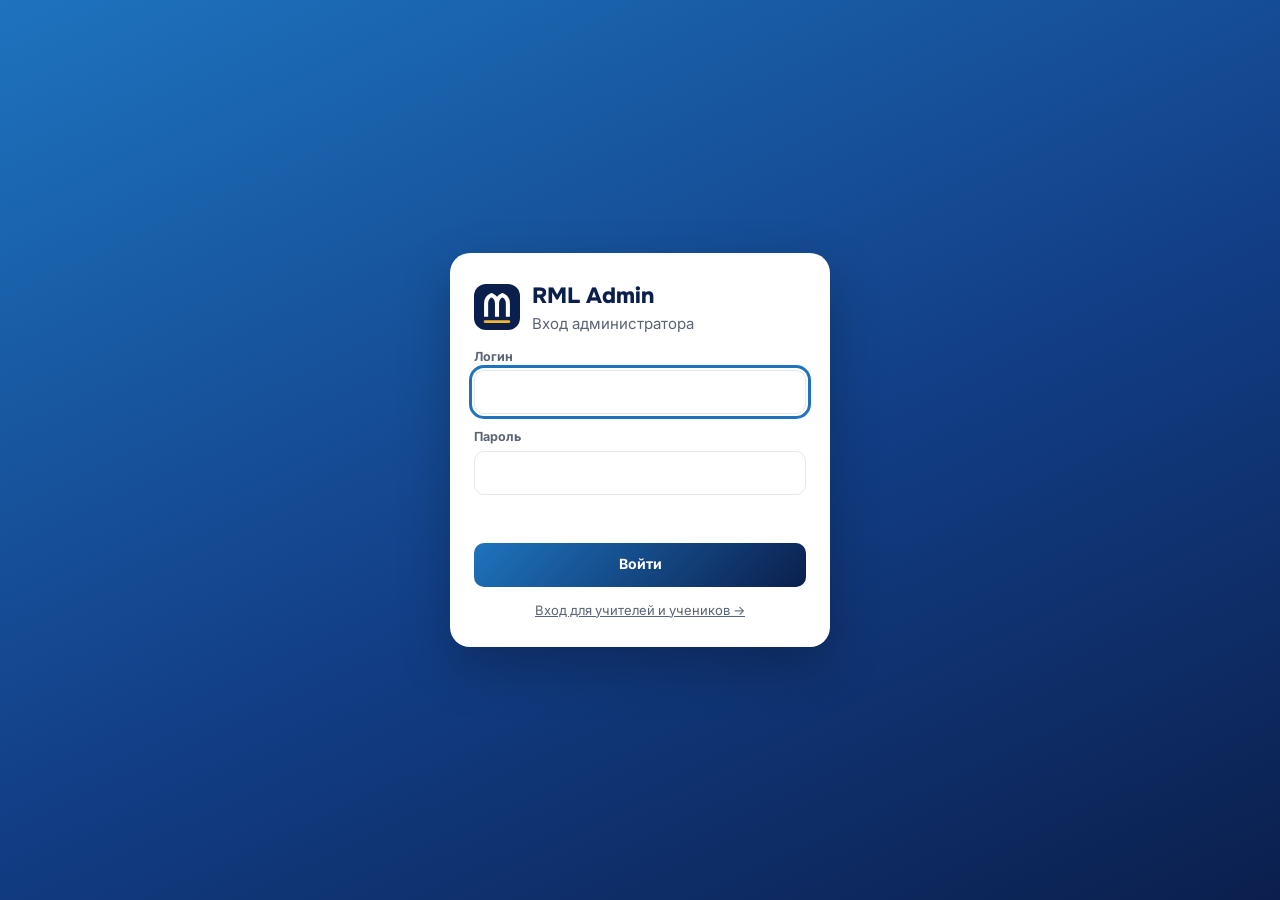
<file: admin.html>
<!doctype html>
<html lang="ru">
<head>
<meta charset="utf-8">
<meta name="viewport" content="width=device-width, initial-scale=1, viewport-fit=cover">
<meta name="robots" content="noindex">
<title>RML Admin</title>
<link rel="icon" href="brand/rml-favicon.svg" type="image/svg+xml">
<link rel="preconnect" href="https://fonts.googleapis.com"><link rel="preconnect" href="https://fonts.gstatic.com" crossorigin>
<link href="https://fonts.googleapis.com/css2?family=Inter:wght@400;500;600;700;800&amp;family=Onest:wght@700;800&amp;family=JetBrains+Mono:wght@500&amp;display=swap" rel="stylesheet">
<link rel="stylesheet" href="admin.css">
</head>
<body>
<div id="app" aria-live="polite"></div>
<script src="config.js"></script>
<script src="admin.js"></script>
</body>
</html>
</file>
<file: admin.css>
/* RML Admin — separate admin panel. Brand tokens from the RML design system. */
:root{
  --navy:#0B1F4D;--blue:#1E73BE;--mid:#123E86;--gold:#E3A82B;--gold-hi:#F2B731;
  --bg:#F4F6FA;--surface:#fff;--line:#E3E7EF;--ink:#0B1F4D;--ink2:#34425F;--muted:#5B6475;
  --ok:#127A3E;--ok-s:#E5F5EC;--bad:#B42318;--bad-s:#FDECEA;--warn:#8A4B00;--warn-s:#FFF1DC;--info-s:#EEF5FD;
  --beta:#0F766E;--gamma:#A16207;--side:272px;--r:16px;
  font-family:Inter,system-ui,-apple-system,"Segoe UI",Roboto,Arial,sans-serif;
}
*{box-sizing:border-box}
body{margin:0;background:var(--bg);color:var(--ink);font-size:15px;line-height:1.45;font-variant-numeric:tabular-nums}
h1,h2,.disp{font-family:Onest,Inter,sans-serif}
h1{font-size:28px;font-weight:800;margin:0}h2{font-size:17px;font-weight:700;margin:0}
a{color:var(--blue)}
button,input,select,textarea{font:inherit;color:inherit}
:focus-visible{outline:3px solid var(--blue);outline-offset:2px}
.sr{position:absolute!important;width:1px;height:1px;overflow:hidden;clip:rect(0,0,0,0);white-space:nowrap}
.muted{color:var(--muted)}.mono{font-family:"JetBrains Mono",ui-monospace,monospace;font-size:12.5px}
.ic{width:18px;height:18px;flex:none;fill:none;stroke:currentColor;stroke-width:1.8;stroke-linecap:round;stroke-linejoin:round}

/* layout */
.shell{display:flex;min-height:100vh}
.shell::before{content:'';position:fixed;left:0;top:0;bottom:0;width:var(--side);background:var(--navy);z-index:-1}
.side{width:var(--side);flex:none;background:var(--navy);color:#fff;display:flex;flex-direction:column;gap:14px;padding:20px 14px 16px;position:sticky;top:0;height:100vh;overflow-y:auto}
.brand{display:flex;align-items:center;gap:12px;padding:0 8px;color:#fff;text-decoration:none}
.brand b{font-family:Onest,sans-serif;font-size:18px;font-weight:800;letter-spacing:.02em;display:block}
.brand small{font-size:12px;color:#A9CBFF}
.nav{display:flex;flex-direction:column;gap:10px;flex:1}
.nav-sec{font-size:11px;font-weight:700;letter-spacing:.08em;color:#A9C1E8;padding:0 12px 4px}
.nav a{display:flex;align-items:center;gap:12px;min-height:44px;padding:0 12px;border-radius:10px;color:#DCE8FF;font-size:14px;font-weight:500;text-decoration:none}
.nav a:hover{background:rgba(255,255,255,.08)}
.nav a[aria-current=page]{background:rgba(255,255,255,.14);color:#fff;font-weight:700;box-shadow:inset 3px 0 0 var(--gold-hi)}
.nav a.soon{color:#A9C1E8}
.nav .bdg{margin-left:auto;font-size:12px;font-weight:700;padding:1px 8px;border-radius:999px;background:rgba(255,255,255,.14);color:#DCE8FF}
.nav .bdg.gold{background:var(--gold-hi);color:var(--navy)}
.nav .bdg.soon{background:transparent;border:1px solid rgba(169,193,232,.5);color:#A9C1E8;font-weight:600}
.me{border-top:1px solid rgba(255,255,255,.14);padding:12px 8px 0;display:flex;flex-wrap:wrap;align-items:center;gap:10px}
.me .me-a{flex:1 1 100%;display:flex;gap:8px}.me .me-a button{flex:1}
.me .av{width:36px;height:36px;border-radius:10px;background:var(--gold-hi);color:var(--navy);display:grid;place-items:center;font-family:Onest,sans-serif;font-weight:800;flex:none}
.me div{flex:1;min-width:0}.me b{font-size:14px;display:block}.me small{font-size:12px;color:#A9CBFF}
.me button{background:none;border:1px solid rgba(169,203,255,.5);color:#DCE8FF;border-radius:8px;min-height:44px;padding:0 10px;cursor:pointer;font-size:12.5px}
.main{flex:1;min-width:0;display:flex;flex-direction:column}
.top{display:flex;align-items:flex-end;justify-content:space-between;gap:16px;padding:22px 28px 14px;flex-wrap:wrap}
.top .crumb{font-size:13px;color:var(--muted)}
.top .acts{display:flex;gap:10px;flex-wrap:wrap}
.body{padding:0 28px 32px;display:flex;flex-direction:column;gap:14px}
.mbar{display:none}

/* parts */
.card{background:var(--surface);border:1px solid var(--line);border-radius:var(--r);padding:18px 20px;min-width:0}
.card-h{display:flex;align-items:center;justify-content:space-between;gap:10px;margin-bottom:12px;flex-wrap:wrap}
.row{display:flex;gap:14px;flex-wrap:wrap}.row>.card{flex:1 1 300px}
.kpis{display:grid;grid-template-columns:repeat(5,minmax(0,1fr));gap:14px}
.kpi .l{font-size:13px;color:var(--muted);font-weight:600}
.kpi .v{font-family:Onest,sans-serif;font-size:32px;font-weight:800;line-height:1.15;margin-top:4px;display:flex;align-items:center;gap:8px}
.kpi .v small{font-size:17px;color:var(--muted);font-weight:700}
.kpi .s{font-size:13px;color:var(--ink2);margin-top:2px}
.meter{height:6px;border-radius:3px;background:#EEF1F5;margin-top:10px;overflow:hidden}.meter>i{display:block;height:100%;background:var(--gold)}
.btn{display:inline-flex;align-items:center;justify-content:center;gap:8px;min-height:44px;padding:0 16px;border-radius:10px;border:1px solid var(--line);background:#fff;color:var(--ink);font-size:14px;font-weight:700;cursor:pointer;text-decoration:none;white-space:nowrap}
.btn:hover{border-color:#B8C2D1}
.btn.pri{background:linear-gradient(135deg,var(--blue),var(--navy));color:#fff;border:0}
.btn.gold{background:var(--gold-hi);color:var(--navy);border:0}
.btn.dng{color:var(--bad);border-color:#F3C9C4}
.btn.sm{min-height:44px;padding:0 12px;font-size:13px}
.btn:disabled{opacity:.5;cursor:not-allowed}
.chip{display:inline-flex;align-items:center;gap:6px;min-height:40px;padding:0 12px;border-radius:999px;background:#fff;border:1px solid var(--line);color:var(--ink2);font-size:13px;font-weight:600;cursor:pointer;white-space:nowrap}
.chip[aria-pressed=true]{background:var(--navy);border-color:var(--navy);color:#fff}
.chips{display:flex;gap:8px;flex-wrap:wrap}
.st{display:inline-flex;align-items:center;min-height:24px;padding:0 10px;border-radius:999px;font-size:12.5px;font-weight:700;white-space:nowrap}
.st.ok{background:var(--ok-s);color:var(--ok)}.st.bad{background:var(--bad-s);color:var(--bad)}.st.warn{background:var(--warn-s);color:var(--warn)}.st.info{background:var(--info-s);color:var(--blue)}.st.mute{background:#EEF1F5;color:var(--muted)}
.gp{display:inline-flex;align-items:center;gap:6px;font-size:13px;font-weight:600;color:var(--ink2);white-space:nowrap}
.gp::before{content:'';width:8px;height:8px;border-radius:2px;background:var(--gc,var(--blue))}
.g-beta{--gc:var(--beta)}.g-gamma{--gc:var(--gamma)}.g-test{--gc:var(--muted)}
.tbl-w{overflow-x:auto}
table{width:100%;border-collapse:collapse}
th{text-align:left;font-size:12px;font-weight:700;color:var(--muted);text-transform:uppercase;letter-spacing:.04em;padding:10px 12px;white-space:nowrap}
td{padding:9px 12px;border-top:1px solid var(--line);font-size:14px;vertical-align:middle}
td.n,th.n{text-align:right}
tr.click{cursor:pointer}tr.click:hover td{background:#F7F9FC}
tr.sel td{background:#F3F8FE}
.who b{display:block;font-weight:600}.who .mono{color:var(--muted)}
.field{display:flex;flex-direction:column;gap:4px;font-size:12.5px;font-weight:700;color:var(--muted)}
.field input,.field select,.field textarea{min-height:44px;padding:8px 12px;border:1px solid var(--line);border-radius:10px;background:#fff;font-size:14px;font-weight:500;color:var(--ink)}
.field textarea{min-height:64px;resize:vertical}
.grid2{display:grid;grid-template-columns:repeat(2,minmax(0,1fr));gap:10px}
.grid3{display:grid;grid-template-columns:repeat(3,minmax(0,1fr));gap:10px}
.field input,.field select{width:100%;min-width:0}
.tog{display:flex;align-items:center;gap:10px;min-height:44px;font-size:14px;font-weight:600;color:var(--ink);cursor:pointer}
.tog input{flex:none;width:24px;height:24px;margin:0;accent-color:var(--blue)}
.search{display:flex;align-items:center;gap:8px;min-height:48px;padding:0 12px;border:1px solid var(--line);border-radius:10px;background:#fff;color:var(--muted);min-width:220px}
.search input{min-height:44px;border:0;outline:0;flex:1;min-width:0;background:transparent;font-size:14px;color:var(--ink)}
.tools{display:flex;gap:8px;flex-wrap:wrap;align-items:center}
.alert{display:flex;align-items:center;gap:12px;padding:10px 0;border-top:1px solid var(--line)}
.alert .ai{width:32px;height:32px;border-radius:9px;display:grid;place-items:center;flex:none}
.alert.bad .ai{background:var(--bad-s);color:var(--bad)}.alert.warn .ai{background:var(--warn-s);color:var(--warn)}.alert.info .ai{background:var(--info-s);color:var(--blue)}
.alert div{flex:1;min-width:0}.alert b{display:block;font-size:14px}.alert small{font-size:12.5px;color:var(--muted)}
.alert a{display:inline-flex;align-items:center;min-height:44px;font-size:13px;font-weight:700;white-space:nowrap;text-decoration:none}
.gbars .gr{display:grid;grid-template-columns:110px 1fr;gap:4px 12px;align-items:center;padding:7px 0;border-top:1px solid var(--line)}
.gbars .gr:first-child{border-top:0}
.gbars .bars{display:flex;flex-direction:column;gap:3px}
.gbars .b{display:flex;align-items:center;gap:8px;font-size:12px;color:var(--muted)}
.gbars .b i{display:block;height:8px;border-radius:3px;min-width:2px}
.gbars .b.s i{background:#C9D9EE}.gbars .b.a i{background:var(--blue)}.gbars .b.v i{background:var(--gold)}
.gbars .b.a span{color:var(--blue);font-weight:700}.gbars .b.v span{color:var(--warn);font-weight:700}.gbars .b.x span{color:var(--bad);font-weight:700}
.legend{display:flex;gap:14px;flex-wrap:wrap;font-size:12.5px;color:var(--ink2)}
.legend span{display:inline-flex;align-items:center;gap:6px}.legend i{width:12px;height:8px;border-radius:2px;display:inline-block}
.hist{display:flex;align-items:flex-end;gap:8px;height:150px;padding-top:18px}
.hist .col{flex:1;display:flex;flex-direction:column;align-items:center;justify-content:flex-end;height:100%;gap:4px}
.hist .col i{display:block;width:100%;max-width:46px;background:var(--blue);border-radius:4px 4px 0 0}
.hist .col b{font-size:12px}.hist .col small{font-size:11.5px;color:var(--muted)}
.feed div{display:flex;gap:12px;padding:8px 0;border-top:1px solid var(--line);font-size:13.5px}
.feed time{color:var(--muted);width:90px;flex:none}
.split{display:flex;gap:16px;align-items:flex-start}
.split>.list{width:260px;flex:none;display:flex;flex-direction:column;gap:6px}
.split>.grow{flex:1;min-width:0}
.rc{display:block;width:100%;text-align:left;padding:12px 14px;border-radius:12px;background:#fff;border:1px solid var(--line);cursor:pointer}
.rc[aria-current=true]{border:2px solid var(--blue);padding:11px 13px}
.rc .t{display:flex;justify-content:space-between;align-items:center;gap:8px;font-weight:700;font-size:15px}
.rc small{display:block;font-size:13px;color:var(--muted);margin-top:2px}
.lsec{font-size:12px;font-weight:700;color:var(--muted);letter-spacing:.06em;padding:10px 4px 2px;text-transform:uppercase}
.stats{display:grid;grid-template-columns:repeat(4,minmax(0,1fr));gap:10px;margin:12px 0}
.stats div{background:var(--bg);border-radius:12px;padding:10px 12px}.stats b{display:block;font-family:Onest,sans-serif;font-size:22px}.stats small{font-size:12.5px;color:var(--muted)}
.sect{font-size:13px;font-weight:700;color:var(--muted);text-transform:uppercase;letter-spacing:.05em;margin:16px 0 8px}
.note{display:flex;gap:10px;align-items:flex-start;padding:12px 14px;border-radius:12px;background:var(--info-s);font-size:14px}
.note.warn{background:var(--warn-s);color:var(--warn)}.note.bad{background:var(--bad-s);color:var(--bad)}
.drawer-bg{position:fixed;inset:0;background:rgba(11,31,77,.35);z-index:40}
.drawer{position:fixed;top:0;right:0;bottom:0;width:min(420px,100vw);background:#fff;z-index:41;display:flex;flex-direction:column;box-shadow:-12px 0 30px rgba(11,31,77,.12)}
.drawer .dh{padding:18px 20px;display:flex;gap:12px;align-items:center;border-bottom:1px solid var(--line)}
.drawer .dh .av{width:48px;height:48px;border-radius:50%;background:var(--info-s);color:var(--blue);display:grid;place-items:center;font-weight:800;font-size:19px;flex:none}
.drawer .dh div{flex:1;min-width:0}.drawer .dh b{font-family:Onest,sans-serif;font-size:18px;display:block}
.drawer .db{padding:16px 20px;overflow-y:auto;display:flex;flex-direction:column;gap:12px;flex:1}
.drawer .df{padding:12px 20px;border-top:1px solid var(--line);display:flex;justify-content:flex-end;gap:10px}
.box{border:1px solid var(--line);border-radius:12px;padding:12px 14px;display:flex;flex-direction:column;gap:10px}
.box.dng{border-color:#F3D9D6}.box h3{margin:0;font-size:14px;display:flex;justify-content:space-between;align-items:center;gap:8px}
.pw{font-family:"JetBrains Mono",monospace;font-size:22px;font-weight:600;letter-spacing:.08em;background:var(--bg);border-radius:10px;padding:10px 14px;text-align:center;user-select:all}
.iconbtn{width:44px;height:44px;border-radius:10px;border:1px solid var(--line);background:#fff;display:grid;place-items:center;cursor:pointer;flex:none}
.toast{position:fixed;left:50%;bottom:24px;transform:translateX(-50%);background:var(--navy);color:#fff;padding:12px 18px;border-radius:12px;font-weight:600;z-index:60;max-width:90vw}
.modal-bg{position:fixed;inset:0;background:rgba(11,31,77,.45);display:grid;place-items:center;padding:16px;z-index:50}
.modal{background:#fff;border-radius:16px;padding:20px;width:min(440px,100%);max-height:90vh;overflow:auto}
.modal h2{margin-bottom:8px}.modal .ma{display:flex;justify-content:flex-end;gap:8px;margin-top:16px;flex-wrap:wrap}
.matrix td,.matrix th{text-align:center}.matrix td:first-child,.matrix th:first-child{text-align:left}
.matrix input[type=checkbox]{width:24px;height:24px;accent-color:var(--blue)}
.login{min-height:100vh;display:grid;place-items:center;padding:20px;background:linear-gradient(155deg,#1E73BE,#123E86 55%,#0B1F4D)}
.login form{width:min(380px,100%);background:#fff;border-radius:20px;padding:28px 24px;display:flex;flex-direction:column;gap:14px;box-shadow:0 20px 50px rgba(0,0,0,.25)}
.login .lh{display:flex;align-items:center;gap:12px}
.login .lh b{font-family:Onest,sans-serif;font-size:22px;font-weight:800}
.err{color:var(--bad);font-size:14px;font-weight:600;min-height:20px;margin:0}
.loading{padding:40px;text-align:center;color:var(--muted)}
.empty{padding:20px;text-align:center;color:var(--muted)}

@media (max-width:1200px){.kpis{grid-template-columns:repeat(3,minmax(0,1fr))}.stats{grid-template-columns:repeat(2,minmax(0,1fr))}}
@media (max-width:900px){
  .shell{display:block}.shell::before{display:none}
  .side{position:fixed;inset:0 auto 0 0;z-index:45;transform:translateX(-100%);transition:transform .2s;height:100vh;width:min(300px,86vw)}
  .side.on{transform:none}
  .mbar{display:flex;align-items:center;gap:12px;background:var(--navy);color:#fff;padding:10px 14px;position:sticky;top:0;z-index:30}
  .mbar button{background:rgba(255,255,255,.12);border:0;color:#fff;width:44px;height:44px;border-radius:10px;display:grid;place-items:center;cursor:pointer}
  .mbar b{font-family:Onest,sans-serif;font-size:17px}
  .top{padding:16px 16px 10px}.body{padding:0 16px 24px}
  h1{font-size:23px}
  .kpis{grid-template-columns:repeat(2,minmax(0,1fr))}
  .kpi .v{font-size:26px}
  .split{flex-direction:column}.split>.list{width:100%}
  .grid3{grid-template-columns:repeat(2,minmax(0,1fr))}
  .hide-m{display:none}
}
@media (prefers-reduced-motion:reduce){.side{transition:none}}
</file>
